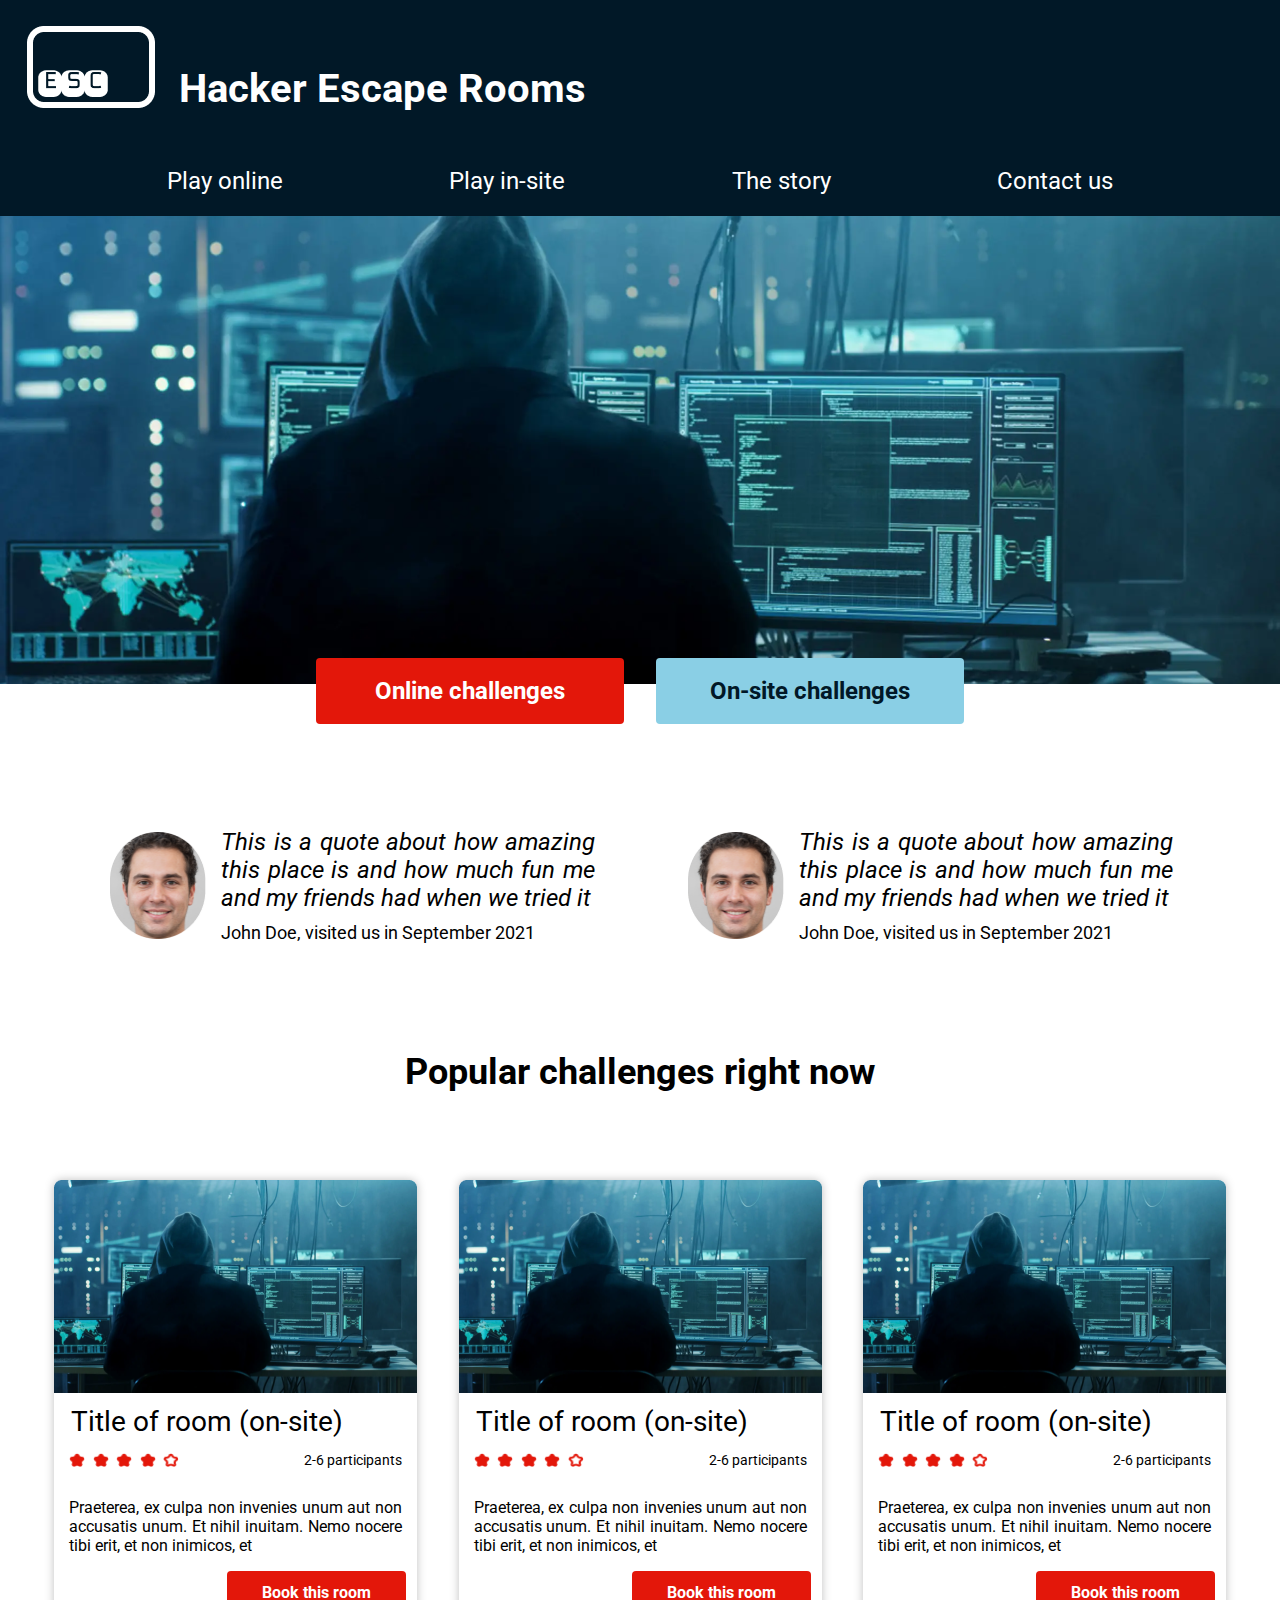
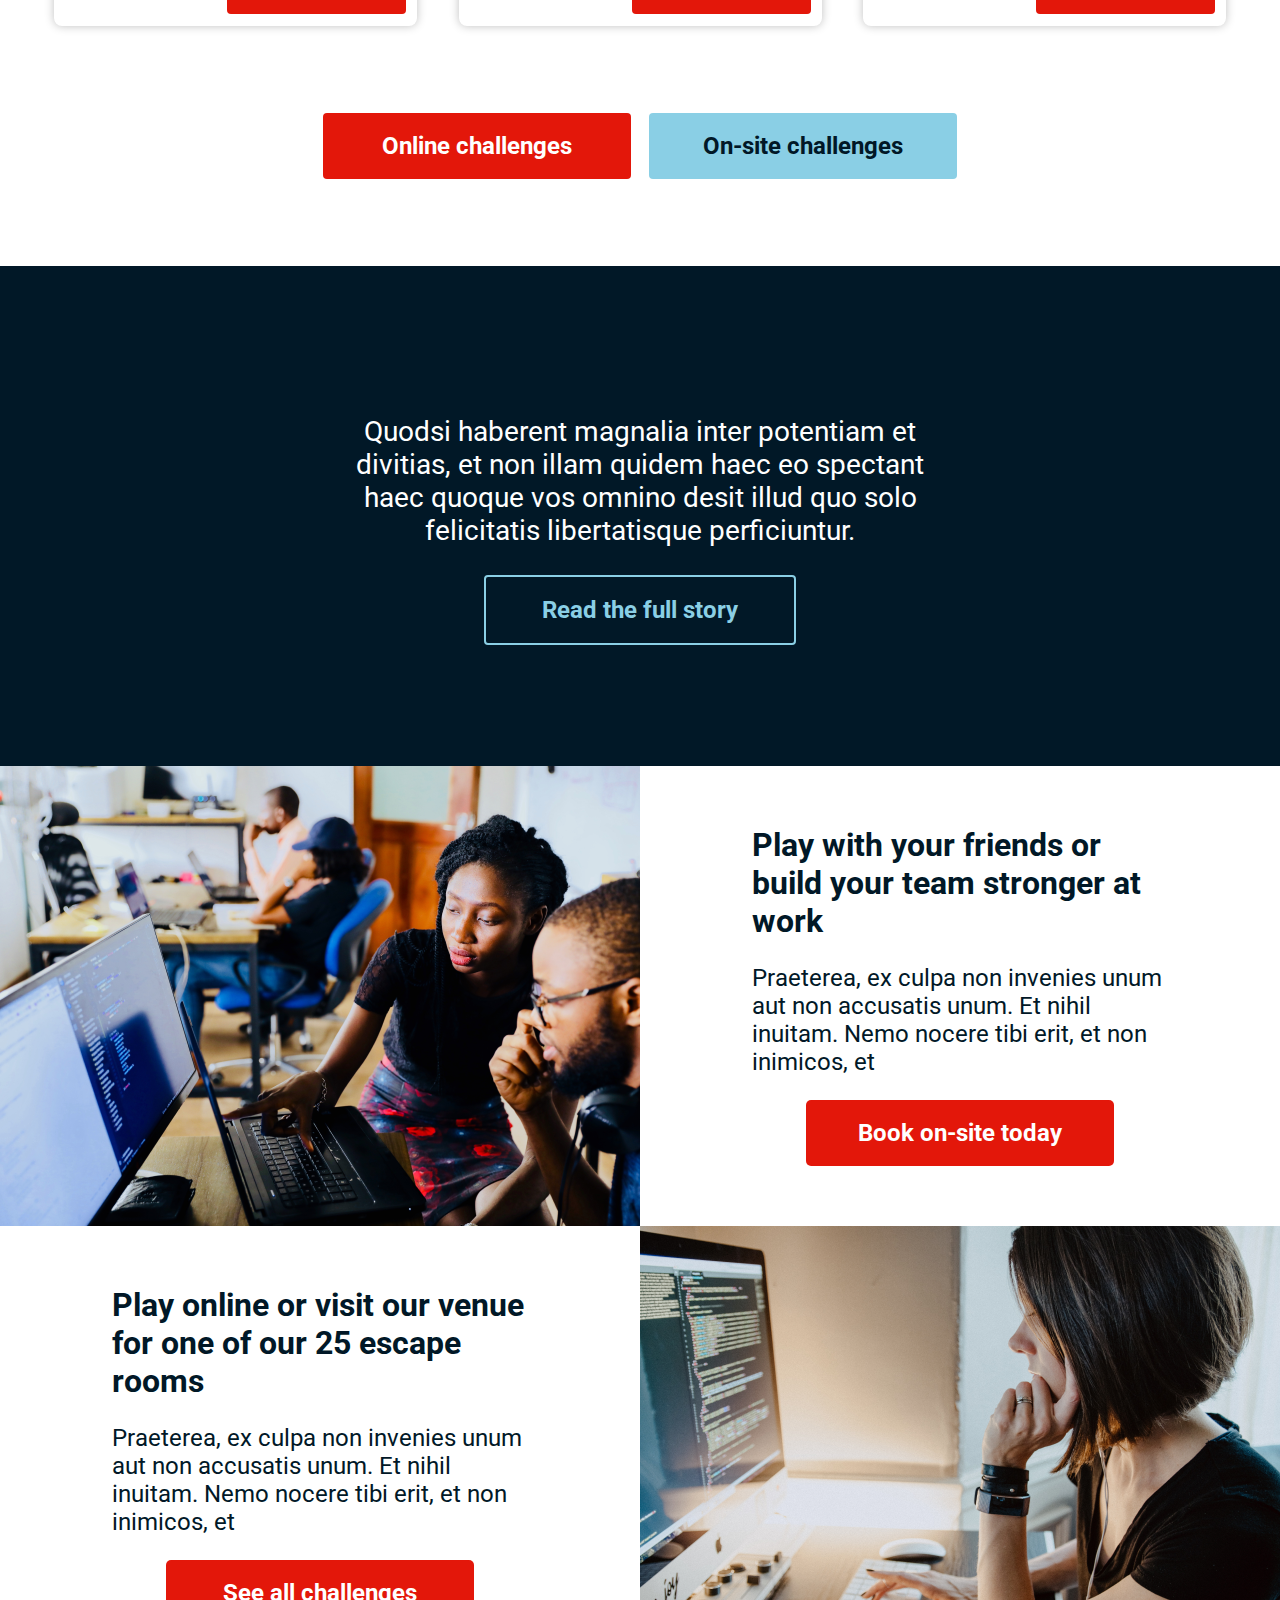
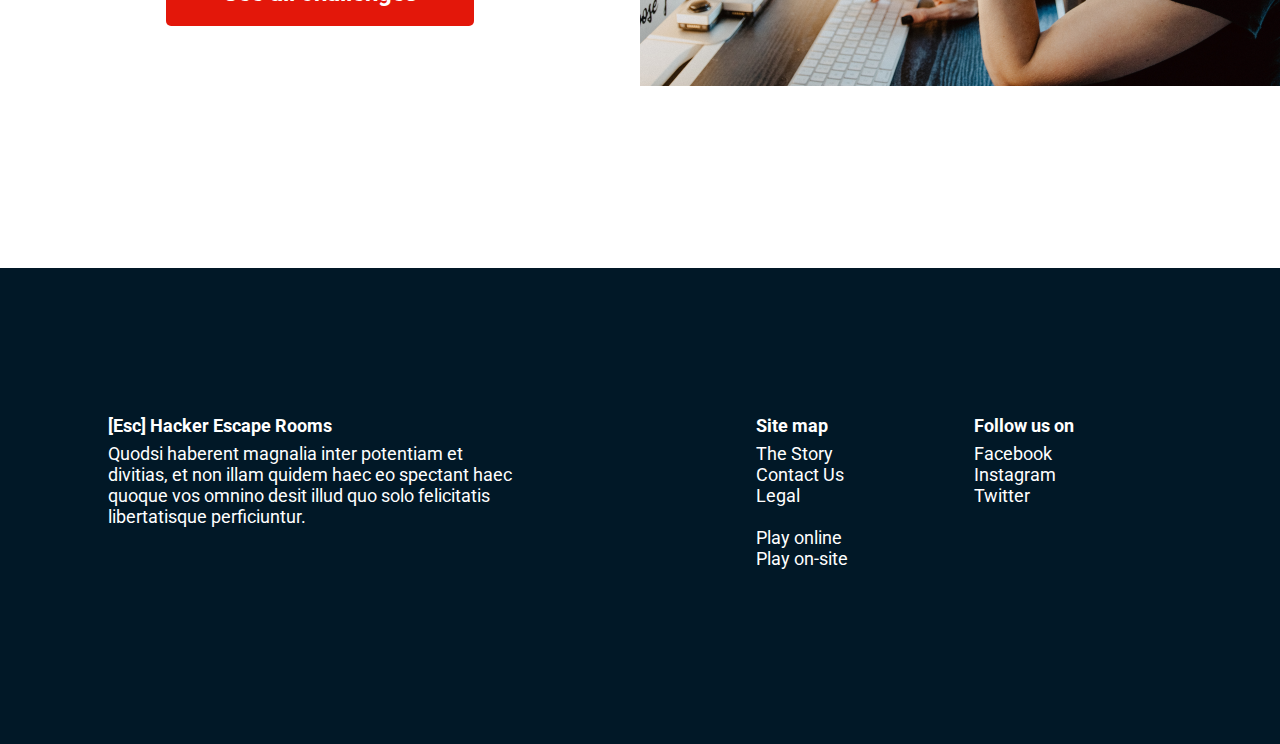
<file: index.html>
<!DOCTYPE html>
<html lang="en">

<head>
    <meta charset="UTF-8">
    <meta http-equiv="X-UA-Compatible" content="IE=edge">
    <meta name="viewport" content="width=device-width, initial-scale=1.0">
    <link href='https://fonts.googleapis.com/css?family=Roboto' rel='stylesheet'>
    <link rel="stylesheet" href="style.css">
    <title>[Esc] Hacker Escape Rooms</title>
</head>

<body>
    <header>
        <section class="header__logo">
            <div class="logo_Img"><img src="./[Esc] Escape Rooms/Group 1.png" alt=""></div>
            <h1>Hacker Escape Rooms</h1>
            <img class="menu_img" id="menu_img" onclick="openMenu()" src="./[Esc] Escape Rooms/menu.png" alt="">
        </section>
        <div class="navbar__div" id="navbar__div">
            <img class="close_img" id="close_img" onclick="closeMenu()" src="./[Esc] Escape Rooms/close.png" alt="">
            <ul class="navbar__ul">
                <li><a href="#">Play online</a></li>
                <li><a href="#">Play in-site</a></li>
                <li><a href="#">The story</a></li>
                <li><a href="#">Contact us</a></li>
            </ul>
        </div>
    </header>
    <section class="section_Img">
        <div class="mainImg__image">
            <ul class="mainImg__ul">
                <li><a id="online_link" class="online_link" href="">Online challenges</a></li>
                <li><a class="onsite_link" href="">On-site challenges</a></li>
            </ul>
        </div>
    </section>
    <section class="section_user_Cards">
        <figure class="user_card">
            <img src="./[Esc] Escape Rooms/image 3.png" alt="">
            <figcaption>This is a quote about how amazing this place is and how much fun me and my friends had when we tried it<br><cite>John Doe, visited us in September 2021</cite></figcaption>
        </figure>
        <figure class="user_card">
            <img src="./[Esc] Escape Rooms/image 3.png" alt="">
            <figcaption>This is a quote about how amazing this place is and how much fun me and my friends had when we tried it<br><cite>John Doe, visited us in September 2021</cite></figcaption>
        </figure>
    </section>
    <section class="popular_challenges">
        <h2>Popular challenges right now</h2>
        <section class="popular_Cards">
            <div class="single_Card">
                <div class="card_img_Area"></div>
                <h3>Title of room (on-site)</h3>
                <section class="card_info">
                    <div class="stars"><img src="./[Esc] Escape Rooms/Star 1.png" alt=""><img src="./[Esc] Escape Rooms/Star 1.png" alt=""><img src="./[Esc] Escape Rooms/Star 1.png" alt=""><img src="./[Esc] Escape Rooms/Star 1.png" alt=""><img src="./[Esc] Escape Rooms/Star 5.png"
                            alt="">
                    </div>
                    <p>2-6 participants</p>
                </section>
                <p class="text_info">Praeterea, ex culpa non invenies unum aut non accusatis unum. Et nihil inuitam. Nemo nocere tibi erit, et non inimicos, et</p>
                <a class="booking_link" href="#">Book this room</a>
            </div>
            <div class="single_Card">
                <div class="card_img_Area"></div>
                <h3>Title of room (on-site)</h3>
                <section class="card_info">
                    <div class="stars"><img src="./[Esc] Escape Rooms/Star 1.png" alt=""><img src="./[Esc] Escape Rooms/Star 1.png" alt=""><img src="./[Esc] Escape Rooms/Star 1.png" alt=""><img src="./[Esc] Escape Rooms/Star 1.png" alt=""><img src="./[Esc] Escape Rooms/Star 5.png"
                            alt="">
                    </div>
                    <p>2-6 participants</p>
                </section>
                <p class="text_info">Praeterea, ex culpa non invenies unum aut non accusatis unum. Et nihil inuitam. Nemo nocere tibi erit, et non inimicos, et</p>
                <a class="booking_link" href="#">Book this room</a>
            </div>
            <div class="single_Card">
                <div class="card_img_Area"></div>
                <h3>Title of room (on-site)</h3>
                <section class="card_info">
                    <div class="stars"><img src="./[Esc] Escape Rooms/Star 1.png" alt=""><img src="./[Esc] Escape Rooms/Star 1.png" alt=""><img src="./[Esc] Escape Rooms/Star 1.png" alt=""><img src="./[Esc] Escape Rooms/Star 1.png" alt=""><img src="./[Esc] Escape Rooms/Star 5.png"
                            alt="">
                    </div>
                    <p>2-6 participants</p>
                </section>
                <p class="text_info">Praeterea, ex culpa non invenies unum aut non accusatis unum. Et nihil inuitam. Nemo nocere tibi erit, et non inimicos, et</p>
                <a class="booking_link" href="#">Book this room</a>
            </div>
        </section>
        <div class="below_cards">
            <ul class="below_cards_ul">
                <li><a id="online_link" class="online_link" href="">Online challenges</a></li>
                <li><a class="onsite_link" href="">On-site challenges</a></li>
            </ul>
        </div>
    </section>
    <section class="story">
        <div class="full_story">
            <p>Quodsi haberent magnalia inter potentiam et divitias, et non illam quidem haec eo spectant haec quoque vos omnino desit illud quo solo felicitatis libertatisque perficiuntur.</p>
            <a href="#">Read the full story</a>
        </div>
    </section>
    <section class="grid">
        <div class="grid_row1">
            <div class="row1_img"></div>
            <div class="grid_text">
                <h3>Play with your friends or build your team stronger at work</h3>
                <p>Praeterea, ex culpa non invenies unum aut non accusatis unum. Et nihil inuitam. Nemo nocere tibi erit, et non inimicos, et</p><a href="#">Book on-site today</a></div>
        </div>
        <div class="grid_row2">
            <div class="row2_img"></div>
            <div class="grid_text">
                <h3>Play online or visit our venue for one of our 25 escape rooms</h3>
                <p>Praeterea, ex culpa non invenies unum aut non accusatis unum. Et nihil inuitam. Nemo nocere tibi erit, et non inimicos, et</p><a href="#">See all challenges</a></div>
        </div>
    </section>
    <footer>
        <div class="left_text">
            <h4>[Esc] Hacker Escape Rooms</h4>
            <p>Quodsi haberent magnalia inter potentiam et divitias, et non illam quidem haec eo spectant haec quoque vos omnino desit illud quo solo felicitatis libertatisque perficiuntur.</p>
        </div>
        <div class="mid_text">
            <h4>Site map</h4>
            <a href="#">The Story</a>
            <a href="#">Contact Us</a>
            <a href="#">Legal</a>
            <br>
            <a href="#">Play online</a>
            <a href="#">Play on-site</a>
        </div>
        <div class="right_text">
            <h4>Follow us on</h4>
            <a href="#">Facebook</a>
            <a href="#">Instagram</a>
            <a href="#">Twitter</a>
        </div>
    </footer>
    <script src="script.js"></script>
</body>

</html>
</file>
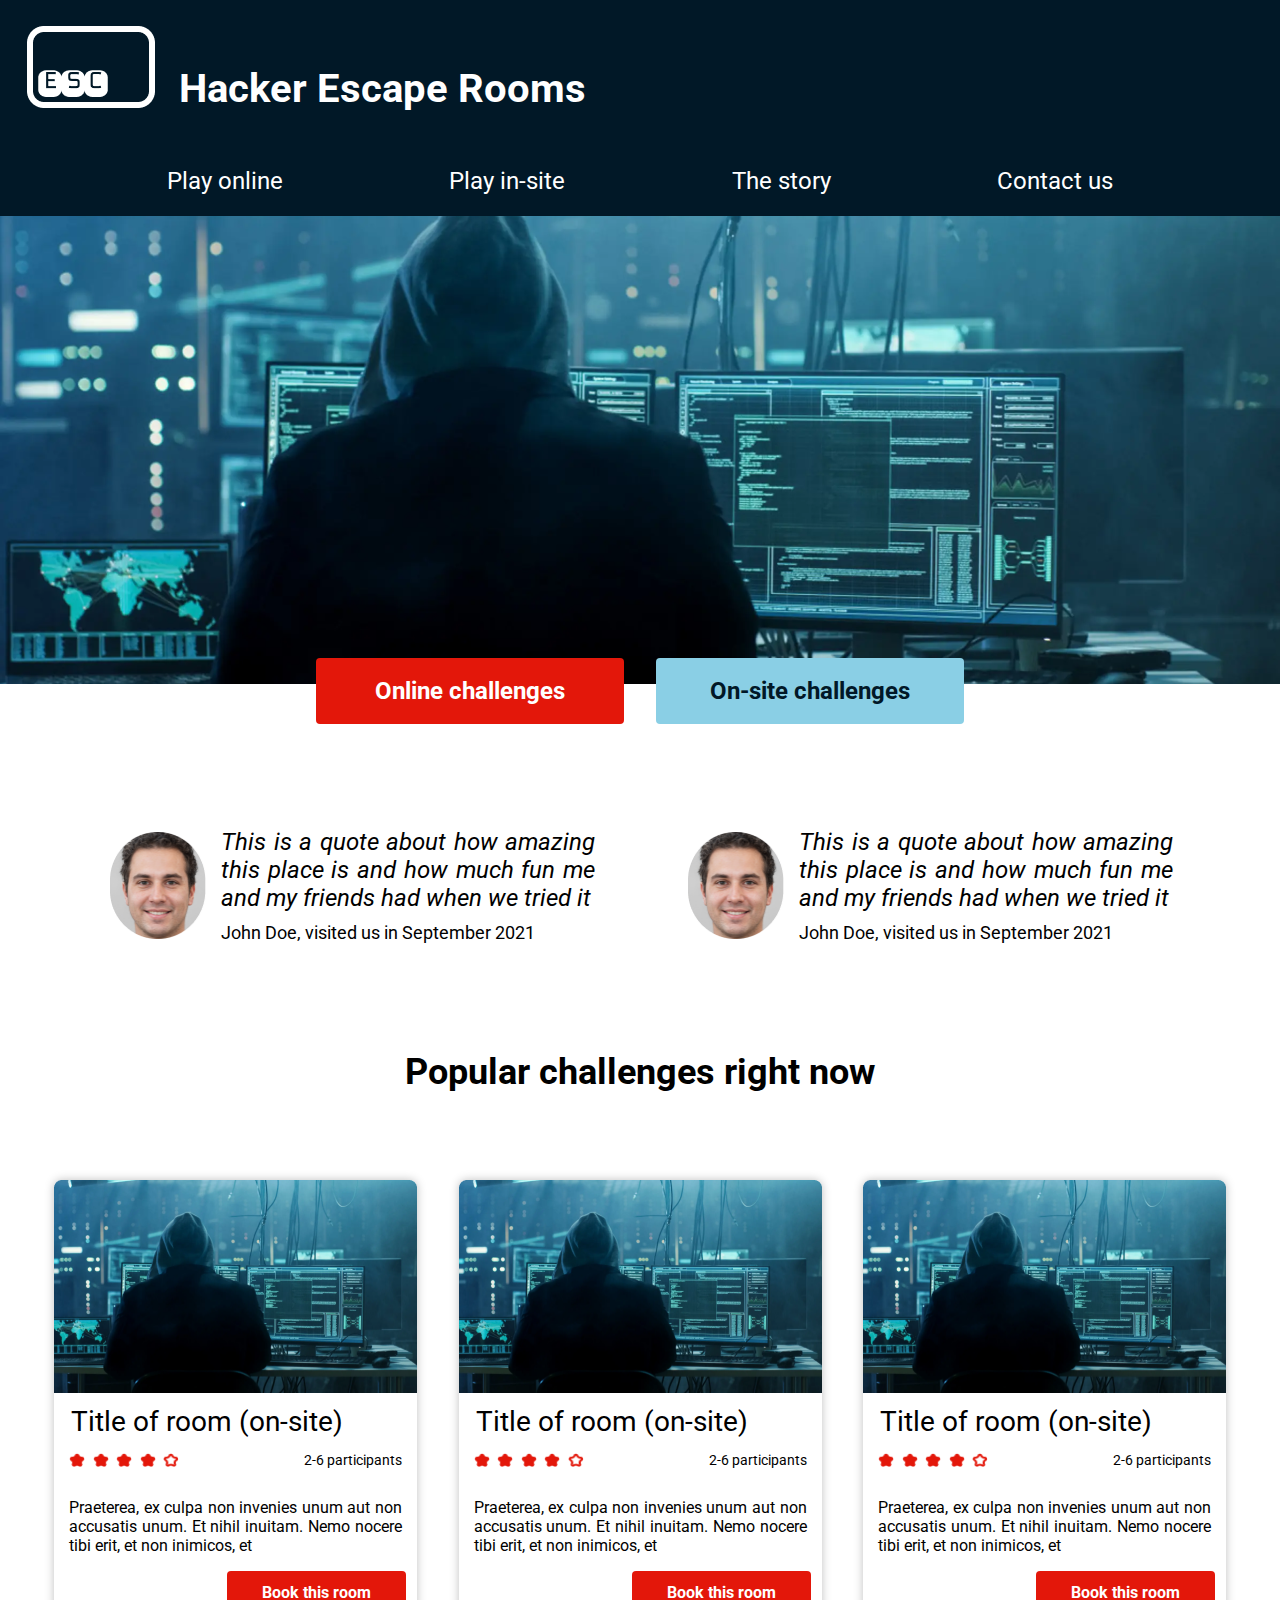
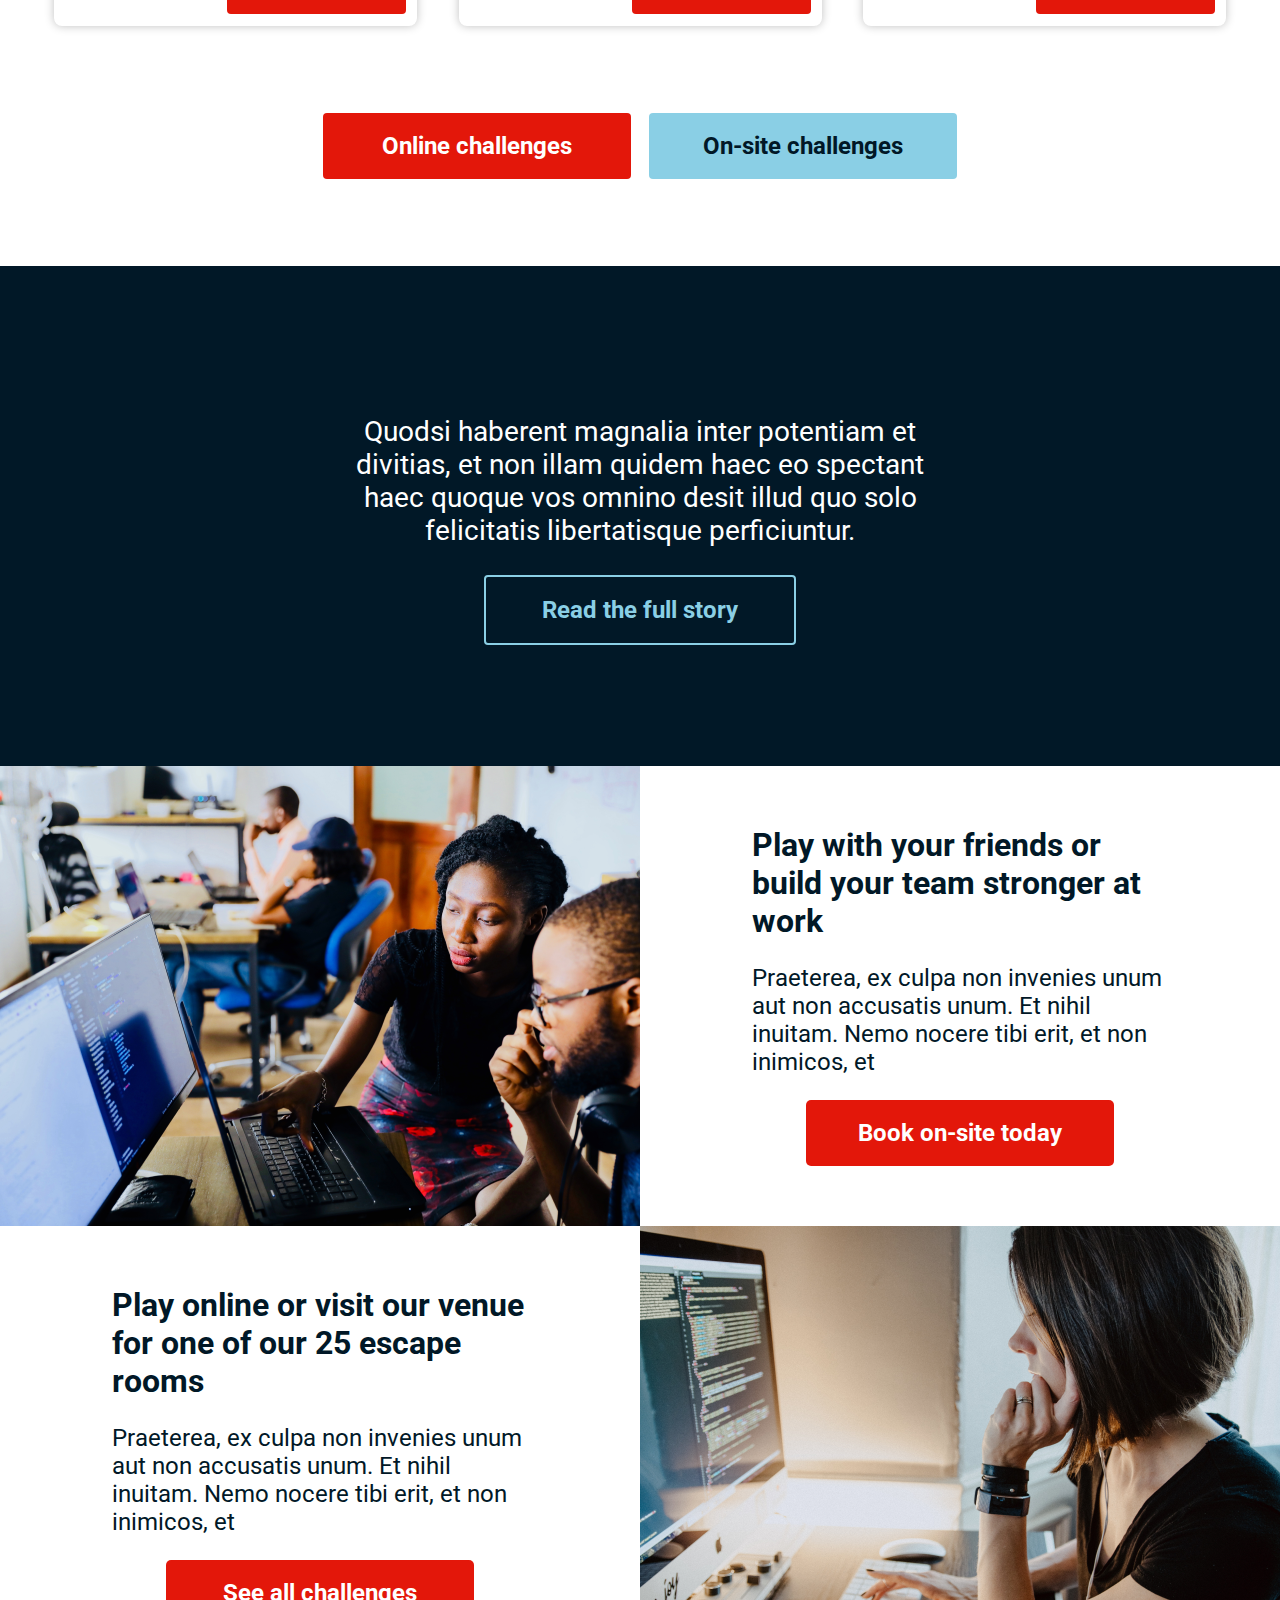
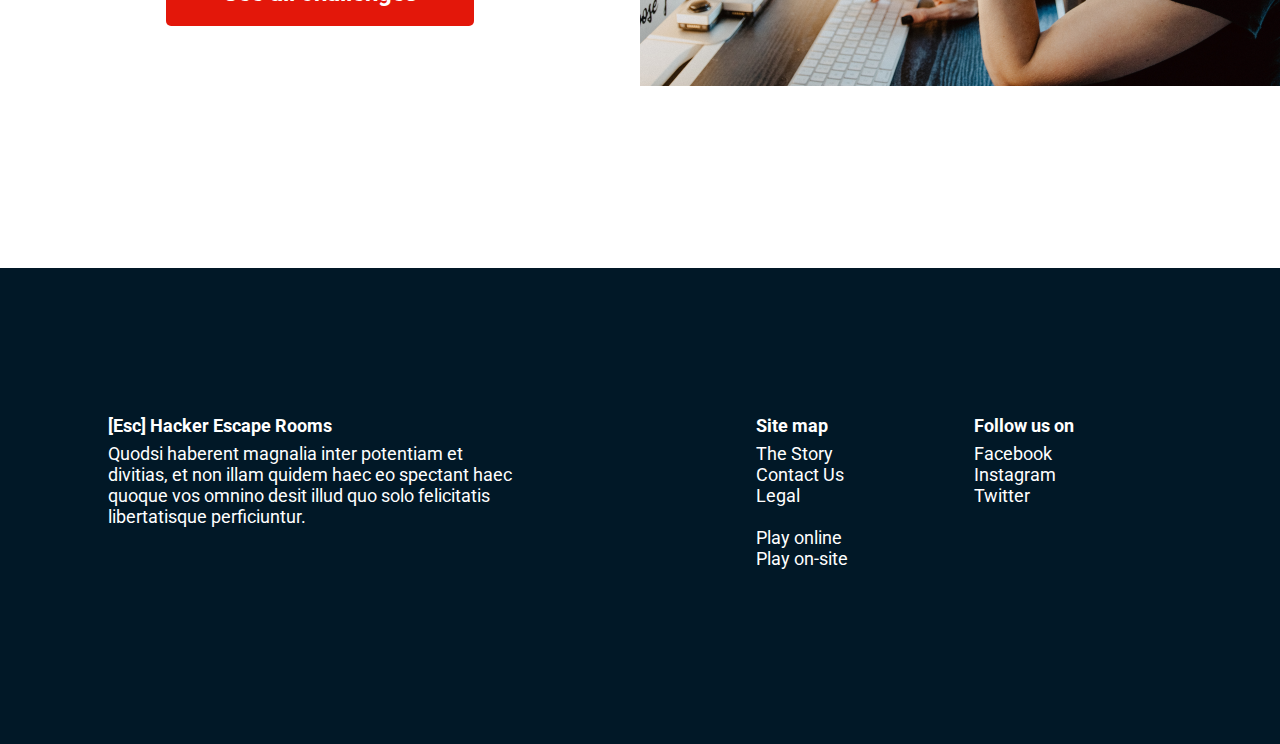
<file: ESC.html>
<!DOCTYPE html>
<html lang="en">

<head>
    <meta charset="UTF-8">
    <meta http-equiv="X-UA-Compatible" content="IE=edge">
    <meta name="viewport" content="width=device-width, initial-scale=1.0">
    <link href='https://fonts.googleapis.com/css?family=Roboto' rel='stylesheet'>
    <link rel="stylesheet" href="style.css">
    <title>[Esc] Hacker Escape Rooms</title>
</head>

<body>
    <header>
        <section class="header__logo">
            <div class="logo_Img"><img src="./[Esc] Escape Rooms/Group 1.png" alt=""></div>
            <h1>Hacker Escape Rooms</h1>
        </section>
        <ul class="navbar__ul">
            <li><a href="#">Play online</a></li>
            <li><a href="#">Play in-site</a></li>
            <li><a href="#">The story</a></li>
            <li><a href="#">Contact us</a></li>
        </ul>
    </header>
    <section class="section_Img">
        <div class="mainImg__image">
            <ul class="mainImg__ul">
                <li><a id="online_link" class="online_link" href="">Online challenges</a></li>
                <li><a class="onsite_link" href="">On-site challenges</a></li>
            </ul>
        </div>
    </section>
    <section class="section_user_Cards">
        <figure class="user_card">
            <img src="./[Esc] Escape Rooms/image 3.png" alt="">
            <figcaption>This is a quote about how amazing this place is and how much fun me and my friends had when we tried it<br><cite>John Doe, visited us in September 2021</cite></figcaption>
        </figure>
        <figure class="user_card">
            <img src="./[Esc] Escape Rooms/image 3.png" alt="">
            <figcaption>This is a quote about how amazing this place is and how much fun me and my friends had when we tried it<br><cite>John Doe, visited us in September 2021</cite></figcaption>
        </figure>
    </section>
    <section class="popular_challenges">
        <h2>Popular challenges right now</h2>
        <section class="popular_Cards">
            <div class="single_Card">
                <div class="card_img_Area"></div>
                <h3>Title of room (on-site)</h3>
                <section class="card_info">
                    <div class="stars"><img src="./[Esc] Escape Rooms/Star 1.png" alt=""><img src="./[Esc] Escape Rooms/Star 1.png" alt=""><img src="./[Esc] Escape Rooms/Star 1.png" alt=""><img src="./[Esc] Escape Rooms/Star 1.png" alt=""><img src="./[Esc] Escape Rooms/Star 5.png"
                            alt="">
                    </div>
                    <p>2-6 participants</p>
                </section>
                <p class="text_info">Praeterea, ex culpa non invenies unum aut non accusatis unum. Et nihil inuitam. Nemo nocere tibi erit, et non inimicos, et</p>
                <a class="booking_link" href="#">Book this room</a>
            </div>
            <div class="single_Card">
                <div class="card_img_Area"></div>
                <h3>Title of room (on-site)</h3>
                <section class="card_info">
                    <div class="stars"><img src="./[Esc] Escape Rooms/Star 1.png" alt=""><img src="./[Esc] Escape Rooms/Star 1.png" alt=""><img src="./[Esc] Escape Rooms/Star 1.png" alt=""><img src="./[Esc] Escape Rooms/Star 1.png" alt=""><img src="./[Esc] Escape Rooms/Star 5.png"
                            alt="">
                    </div>
                    <p>2-6 participants</p>
                </section>
                <p class="text_info">Praeterea, ex culpa non invenies unum aut non accusatis unum. Et nihil inuitam. Nemo nocere tibi erit, et non inimicos, et</p>
                <a class="booking_link" href="#">Book this room</a>
            </div>
            <div class="single_Card">
                <div class="card_img_Area"></div>
                <h3>Title of room (on-site)</h3>
                <section class="card_info">
                    <div class="stars"><img src="./[Esc] Escape Rooms/Star 1.png" alt=""><img src="./[Esc] Escape Rooms/Star 1.png" alt=""><img src="./[Esc] Escape Rooms/Star 1.png" alt=""><img src="./[Esc] Escape Rooms/Star 1.png" alt=""><img src="./[Esc] Escape Rooms/Star 5.png"
                            alt="">
                    </div>
                    <p>2-6 participants</p>
                </section>
                <p class="text_info">Praeterea, ex culpa non invenies unum aut non accusatis unum. Et nihil inuitam. Nemo nocere tibi erit, et non inimicos, et</p>
                <a class="booking_link" href="#">Book this room</a>
            </div>
        </section>
        <div class="below_cards">
            <ul class="below_cards_ul">
                <li><a id="online_link" class="online_link" href="">Online challenges</a></li>
                <li><a class="onsite_link" href="">On-site challenges</a></li>
            </ul>
        </div>
    </section>
    <section class="story">
        <div class="full_story">
            <p>Quodsi haberent magnalia inter potentiam et divitias, et non illam quidem haec eo spectant haec quoque vos omnino desit illud quo solo felicitatis libertatisque perficiuntur.</p>
            <a href="#">Read the full story</a>
        </div>
    </section>
    <section class="grid">
        <div class="grid_row1">
            <div class="row1_img"></div>
            <div class="grid_text">
                <h3>Play with your friends or build your team stronger at work</h3>
                <p>Praeterea, ex culpa non invenies unum aut non accusatis unum. Et nihil inuitam. Nemo nocere tibi erit, et non inimicos, et</p><a href="#">Book on-site today</a></div>
        </div>
        <div class="grid_row2">
            <div class="row2_img"></div>
            <div class="grid_text">
                <h3>Play online or visit our venue for one of our 25 escape rooms</h3>
                <p>Praeterea, ex culpa non invenies unum aut non accusatis unum. Et nihil inuitam. Nemo nocere tibi erit, et non inimicos, et</p><a href="#">See all challenges</a></div>
        </div>
    </section>
    <footer>
        <div class="left_text">
            <h4>[Esc] Hacker Escape Rooms</h4>
            <p>Quodsi haberent magnalia inter potentiam et divitias, et non illam quidem haec eo spectant haec quoque vos omnino desit illud quo solo felicitatis libertatisque perficiuntur.</p>
        </div>
        <div class="mid_text">
            <h4>Site map</h4>
            <a href="#">The Story</a>
            <a href="#">Contact Us</a>
            <a href="#">Legal</a>
            <br>
            <a href="#">Play online</a>
            <a href="#">Play on-site</a>
        </div>
        <div class="right_text">
            <h4>Follow us on</h4>
            <a href="#">Facebook</a>
            <a href="#">Instagram</a>
            <a href="#">Twitter</a>
        </div>
    </footer>
    <script src="script.js"></script>
</body>

</html>
<!--
            <div class="container">
                <div class="row">
                    <div class="col-md-4">
                        <div class="card user-card">
                            <div class="card-header">
                                <h5>Profile</h5>
                            </div>
                            <div class="card-block">
                                <div class="user-image">
                                    <img src="https://bootdey.com/img/Content/avatar/avatar7.png" class="img-radius" alt="User-Profile-Image">
                                </div>
                                <h6 class="f-w-600 m-t-25 m-b-10">Alessa Robert</h6>
                                <p class="text-muted">Active | Male | Born 23.05.1992</p>
                                <hr>
                                <p class="text-muted m-t-15">Activity Level: 87%</p>
                                <ul class="list-unstyled activity-leval">
                                    <li class="active"></li>
                                    <li class="active"></li>
                                    <li class="active"></li>
                                    <li></li>
                                    <li></li>
                                </ul>
                                <div class="bg-c-blue counter-block m-t-10 p-20">
                                    <div class="row">
                                        <div class="col-4">
                                            <i class="fa fa-comment"></i>
                                            <p>1256</p>
                                        </div>
                                        <div class="col-4">
                                            <i class="fa fa-user"></i>
                                            <p>8562</p>
                                        </div>
                                        <div class="col-4">
                                            <i class="fa fa-suitcase"></i>
                                            <p>189</p>
                                        </div>
                                    </div>
                                </div>
                                <p class="m-t-15 text-muted">Lorem Ipsum is simply dummy text of the printing and typesetting industry.</p>
                                <hr>
                                <div class="row justify-content-center user-social-link">
                                    <div class="col-auto"><a href="#!"><i class="fa fa-facebook text-facebook"></i></a></div>
                                    <div class="col-auto"><a href="#!"><i class="fa fa-twitter text-twitter"></i></a></div>
                                    <div class="col-auto"><a href="#!"><i class="fa fa-dribbble text-dribbble"></i></a></div>
                                </div>
                            </div>
                        </div>
                    </div>

                    <div class="col-md-4">
                        <div class="card user-card">
                            <div class="card-header">
                                <h5>Profile</h5>
                            </div>
                            <div class="card-block">
                                <div class="user-image">
                                    <img src="https://bootdey.com/img/Content/avatar/avatar6.png" class="img-radius" alt="User-Profile-Image">
                                </div>
                                <h6 class="f-w-600 m-t-25 m-b-10">Alessa Robert</h6>
                                <p class="text-muted">Active | Male | Born 23.05.1992</p>
                                <hr>
                                <p class="text-muted m-t-15">Activity Level: 87%</p>
                                <ul class="list-unstyled activity-leval">
                                    <li class="active"></li>
                                    <li class="active"></li>
                                    <li class="active"></li>
                                    <li></li>
                                    <li></li>
                                </ul>
                                <div class="bg-c-green counter-block m-t-10 p-20">
                                    <div class="row">
                                        <div class="col-4">
                                            <i class="fa fa-comment"></i>
                                            <p>1256</p>
                                        </div>
                                        <div class="col-4">
                                            <i class="fa fa-user"></i>
                                            <p>8562</p>
                                        </div>
                                        <div class="col-4">
                                            <i class="fa fa-suitcase"></i>
                                            <p>189</p>
                                        </div>
                                    </div>
                                </div>
                                <p class="m-t-15 text-muted">Lorem Ipsum is simply dummy text of the printing and typesetting industry.</p>
                                <hr>
                                <div class="row justify-content-center user-social-link">
                                    <div class="col-auto"><a href="#!"><i class="fa fa-facebook text-facebook"></i></a></div>
                                    <div class="col-auto"><a href="#!"><i class="fa fa-twitter text-twitter"></i></a></div>
                                    <div class="col-auto"><a href="#!"><i class="fa fa-dribbble text-dribbble"></i></a></div>
                                </div>
                            </div>
                        </div>
                    </div>

                    <div class="col-md-4">
                        <div class="card user-card">
                            <div class="card-header">
                                <h5>Profile</h5>
                            </div>
                            <div class="card-block">
                                <div class="user-image">
                                    <img src="https://bootdey.com/img/Content/avatar/avatar1.png" class="img-radius" alt="User-Profile-Image">
                                </div>
                                <h6 class="f-w-600 m-t-25 m-b-10">Alessa Robert</h6>
                                <p class="text-muted">Active | Male | Born 23.05.1992</p>
                                <hr>
                                <p class="text-muted m-t-15">Activity Level: 87%</p>
                                <ul class="list-unstyled activity-leval">
                                    <li class="active"></li>
                                    <li class="active"></li>
                                    <li class="active"></li>
                                    <li></li>
                                    <li></li>
                                </ul>
                                <div class="bg-c-yellow counter-block m-t-10 p-20">
                                    <div class="row">
                                        <div class="col-4">
                                            <i class="fa fa-comment"></i>
                                            <p>1256</p>
                                        </div>
                                        <div class="col-4">
                                            <i class="fa fa-user"></i>
                                            <p>8562</p>
                                        </div>
                                        <div class="col-4">
                                            <i class="fa fa-suitcase"></i>
                                            <p>189</p>
                                        </div>
                                    </div>
                                </div>
                                <p class="m-t-15 text-muted">Lorem Ipsum is simply dummy text of the printing and typesetting industry.</p>
                                <hr>
                                <div class="row justify-content-center user-social-link">
                                    <div class="col-auto"><a href="#!"><i class="fa fa-facebook text-facebook"></i></a></div>
                                    <div class="col-auto"><a href="#!"><i class="fa fa-twitter text-twitter"></i></a></div>
                                    <div class="col-auto"><a href="#!"><i class="fa fa-dribbble text-dribbble"></i></a></div>
                                </div>
                            </div>
                        </div>
                    </div>
                </div>
            </div>-->
</file>
<file: style.css>
html {
    width: 1280px;
    font-family: Roboto;
    font-style: normal;
    font-weight: bold;
}

body {
    margin: 0;
}

header {
    display: flex;
    background: #011827;
    height: 216px;
    flex-direction: column;
}

h1 {
    font-size: 40px;
    color: #FFFFFF;
    margin-block-start: 0;
    margin-block-end: 0;
}

h2 {
    display: inherit;
    font-size: 36px;
    text-align: center;
    margin-block: 0px;
    margin-bottom: 87px;
}

h3 {
    display: inherit;
    margin-block: 0;
    font-size: 28px;
    margin: 12px auto 0 17px;
}

h4 {
    display: inherit;
    margin-block: 0;
    margin-bottom: 7px;
}

ul {
    list-style: none;
    display: flex;
    justify-content: space-evenly;
    padding-inline-start: 0px;
    margin-block: 0;
    margin-inline: 0;
}

p {
    display: inherit;
    font-weight: normal;
}

a {
    text-decoration: none;
    display: flex;
    justify-content: center;
    align-items: center;
    color: white;
}

figcaption {
    font-style: italic;
    font-weight: normal;
}

cite {
    font-style: normal;
    display: flex;
    font-size: 18px;
    margin-top: 10px;
}

.header__logo {
    display: inherit;
    align-items: flex-end;
}

.menu_img {
    display: none;
}

.close_img {
    display: none;
}

.logo_Img img {
    margin: 26px 24px 0 27px;
}

.navbar__ul {
    margin-top: 55px;
}

.navbar__ul li a {
    font-size: 24px;
    text-align: center;
    color: #FFFFFF;
    font-weight: normal;
}

.mainImg__image {
    height: 468px;
    background-image: url("./[Esc] Escape Rooms/image 2.png");
    display: flex;
    justify-content: center;
    align-items: flex-end;
}

.mainImg__ul {
    margin-bottom: -40px;
}

.mainImg__ul li {
    margin-inline: 16px;
}

.mainImg__ul li a {
    width: 308px;
    height: 66px;
    font-size: 24px;
    border-radius: 4px;
}

.online_link {
    color: white;
    background: #E3170A;
}

.onsite_link {
    color: #011827;
    background: #8ACFE5;
}

.section_user_Cards {
    margin: 144px 107px 108px 110px;
    display: flex;
    justify-content: space-between;
}

.user_card {
    margin-block: 0;
    margin-inline: 0;
    box-sizing: border-box;
    width: 485px;
    display: inherit;
    align-items: center;
    text-align: justify;
    font-size: 24px;
}

.user_card img {
    width: 96px;
    height: 107px;
    padding-right: 15px;
}

.popular_Cards {
    display: flex;
    height: 446px;
    align-items: stretch;
    margin: 0px 54px 0px 54px;
    justify-content: space-between;
}

.single_Card {
    display: flex;
    flex-direction: column;
    width: 363px;
    padding: 0px;
    margin: 0px;
    background: #FFFFFF;
    box-shadow: 0px 0px 10px rgba(0, 0, 0, 0.25);
    border-radius: 8px;
}

.single_Card h3 {
    font-weight: normal;
}

.card_img_Area {
    width: 100%;
    height: 219px;
    background-image: url("./[Esc] Escape Rooms/image 3 (1).png");
    flex-direction: row-reverse;
    justify-content: space-between;
}

.card_info {
    display: flex;
    flex-flow: row nowrap;
    justify-content: space-between;
    align-items: center;
    margin: 0 15px 0 15px;
}

.card_info p {
    font-size: 14px;
}

.stars {
    width: 110px;
    display: inherit;
    justify-content: space-between;
}

.stars img {
    width: 16px;
    height: 14px;
}

.text_info {
    text-align: justify;
    padding: 0 15px 0 15px;
}

.booking_link {
    width: 179px;
    height: 44px;
    font-size: 16px;
    background: #E3170A;
    border-radius: 4px;
    color: white;
    align-self: flex-end;
    margin-right: 11px;
    margin-bottom: 12px;
}

.below_cards_ul {
    margin: 87px 0 87px 0;
    justify-content: center;
}

.below_cards_ul li {
    margin-inline: 9px;
}

.below_cards_ul li a {
    width: 308px;
    height: 66px;
    font-size: 24px;
    border-radius: 4px;
}

.full_story {
    height: 500px;
    background: #011827;
    display: flex;
    flex-direction: column;
    justify-content: center;
    align-items: center;
}

.full_story p {
    color: #FFFFFF;
    font-size: 28px;
    width: 632px;
    text-align: center;
}

.full_story a {
    width: 308px;
    height: 66px;
    font-size: 24px;
    border-radius: 4px;
    color: #8ACFE5;
    border: 2px solid #8ACFE5
}

.grid_row1 {
    display: flex;
    height: 460px;
    align-items: stretch;
}

.grid_row2 {
    display: flex;
    flex-direction: row-reverse;
    height: 460px;
    align-items: stretch;
}

.row1_img {
    width: 50%;
    background-image: url("./[Esc] Escape Rooms/image 4.png");
}

.row2_img {
    width: 50%;
    background-image: url("./[Esc] Escape Rooms/image 5.png");
}

.grid_text {
    width: 50%;
    display: flex;
    flex-direction: column;
    justify-content: center;
    align-items: center;
}

.grid_text h3 {
    color: #011827;
    font-size: 32px;
    width: 416px;
    text-align: left;
    margin: 0;
}

.grid_text p {
    color: #011827;
    font-size: 24px;
    width: 416px;
    text-align: left;
}

.grid_text a {
    width: 308px;
    height: 66px;
    font-size: 24px;
    border-radius: 5px;
    color: white;
    background: #E3170A;
}

.grid {
    margin-bottom: 182px;
}

footer {
    color: white;
    height: 329px;
    background: #011827;
    display: flex;
    font-size: 18px;
    padding: 147px 206px 0 108px;
    justify-content: left;
    margin-top: 0;
}

footer a {
    font-weight: normal;
    margin: 0;
}

.left_text {
    display: inherit;
    flex-direction: column;
    margin-right: 232px;
}

.mid_text {
    display: inherit;
    flex-direction: column;
    margin-right: auto;
    margin-top: 0;
    align-items: flex-start;
}

.right_text {
    display: inherit;
    flex-direction: column;
    align-items: flex-start;
    margin-top: 0;
}

.left_text p {
    width: 416px;
    margin-block-start: 0;
    margin-top: 0;
}

@media screen and (max-width: 480px) {
    html {
        width: 480px;
    }
    header {
        height: 144px;
    }
    h1 {
        font-size: 24px;
        width: 78px;
    }
    h2 {
        font-size: 32px;
        font-weight: normal;
        margin-bottom: 44px;
    }
    ul {
        flex-direction: column-reverse;
    }
    .logo_Img img {
        width: 128px;
        height: 82px;
        margin: 26px 13px 0 27px;
    }
    .menu_img {
        display: inherit;
        position: absolute;
        left: 85vw;
        top: 28px;
    }
    .navbar__div {
        display: flex;
        position: absolute;
        background: #011827;
        width: 440px;
        height: 914px;
        margin: 23px 20px;
        justify-content: center;
        box-shadow: 0px 0px 20px rgba(0, 0, 0, 0.4);
        /*transform: scale(0.5) opacity(0);*/
        /*transition: transform 2s;*/
        /**********************************************************************************************/
        display: none;
        /**********************************************************************************************/
    }
    .showMenu {
        display: flex;
        /*transform: scale(1) opacity(1);*/
        /*opacity: 1;
        scale: 1;*/
        animation: showup 3s;
        /*transition: transform 3s ease-out;
        transform: scale(1);*/
    }
    @keyframes showup {
        0% {
            scale: 0.8;
            /*opacity: 0;*/
        }
        50% {
            /*opacity: 1;*/
        }
        100% {
            scale: 1;
        }
    }
    .close_img {
        display: inherit;
        position: absolute;
        height: 40px;
        width: 38px;
        left: 375px;
        top: 25px;
    }
    .navbar__div .navbar__ul {
        margin: 35vh 0;
        flex-direction: column;
        justify-content: space-between;
    }
    .navbar__ul li a {
        font-size: 36px;
        font-weight: bold;
    }
    .mainImg__image {
        height: 274px;
        background-image: url("./[Esc] Escape Rooms/m\ image\ 2.png");
        justify-content: flex-start;
    }
    .mainImg__ul {
        margin-bottom: -169px;
        margin-left: 91px;
    }
    .mainImg__ul li {
        margin-inline: 0;
    }
    #online_link {
        color: #011827;
        background: none;
        text-decoration: underline;
        font-size: 16px;
    }
    .section_user_Cards {
        margin: 220px 20px 67px 21px;
    }
    .section_user_Cards>:last-child {
        display: none;
    }
    .user_card {
        width: 440px;
        align-items: center;
    }
    .user_card img {
        align-self: flex-start;
        width: 72px;
        height: 73px;
        padding-right: 22px;
    }
    .popular_Cards {
        display: inline-flex;
        width: 100vw;
        height: auto;
        margin: 0px;
        margin-bottom: 47px;
        margin-left: 52px;
        flex-flow: row nowrap;
        justify-content: flex-start;
        overflow: hidden;
    }
    .single_Card {
        box-sizing: border-box;
        height: 446px;
        margin-right: 38px;
    }
    .card_info {
        justify-content: center;
    }
    .stars {
        margin-right: 16px;
    }
    .text_info {
        margin-block: 0;
        padding: 4px 18px 23px 18px;
        font-size: 18px;
    }
    .below_cards_ul {
        margin: 0;
        margin-left: 91px;
        margin-bottom: 32px;
    }
    .below_cards_ul li {
        margin-inline: 0px;
    }
    .full_story p {
        width: 440px;
        margin-block: 0;
        margin-top: 95px;
    }
    .full_story a {
        margin-top: 42px;
    }
    .grid_row1 {
        display: block;
        height: 703px;
    }
    .grid_row2 {
        display: block;
        height: 703px;
    }
    .row1_img {
        height: 300px;
        width: auto;
        background-image: url("./[Esc] Escape Rooms/m image 4 (2).png");
        background-repeat: no-repeat;
    }
    .row2_img {
        height: 300px;
        width: auto;
        background-image: url("./[Esc] Escape Rooms/m image 5.png");
        background-repeat: no-repeat;
    }
    .grid_text {
        height: 403px;
        width: auto;
    }
    .grid_text h3 {
        width: 440px;
    }
    .grid_text p {
        width: 440px;
        font-weight: normal;
        margin-block: 0;
        margin-top: 32px;
        margin-bottom: 50px;
    }
    .grid_text a {
        align-self: flex-start;
        justify-self: flex-end;
        margin-left: 21px;
    }
    .grid {
        margin-bottom: 0;
    }
    footer {
        height: 566px;
        flex-direction: column;
        padding: 64px 20px 0 22px;
        margin-top: 34px;
    }
    footer a {
        margin: 3px 0 2px 0;
    }
    .left_text {
        margin-right: auto;
    }
    .mid_text {
        margin-top: 40px;
    }
    .right_text {
        margin-top: 47px;
    }
    .left_text p {
        width: 438px;
        margin-block: 0;
        font-weight: normal;
        margin-top: 7px;
    }
}
</file>
